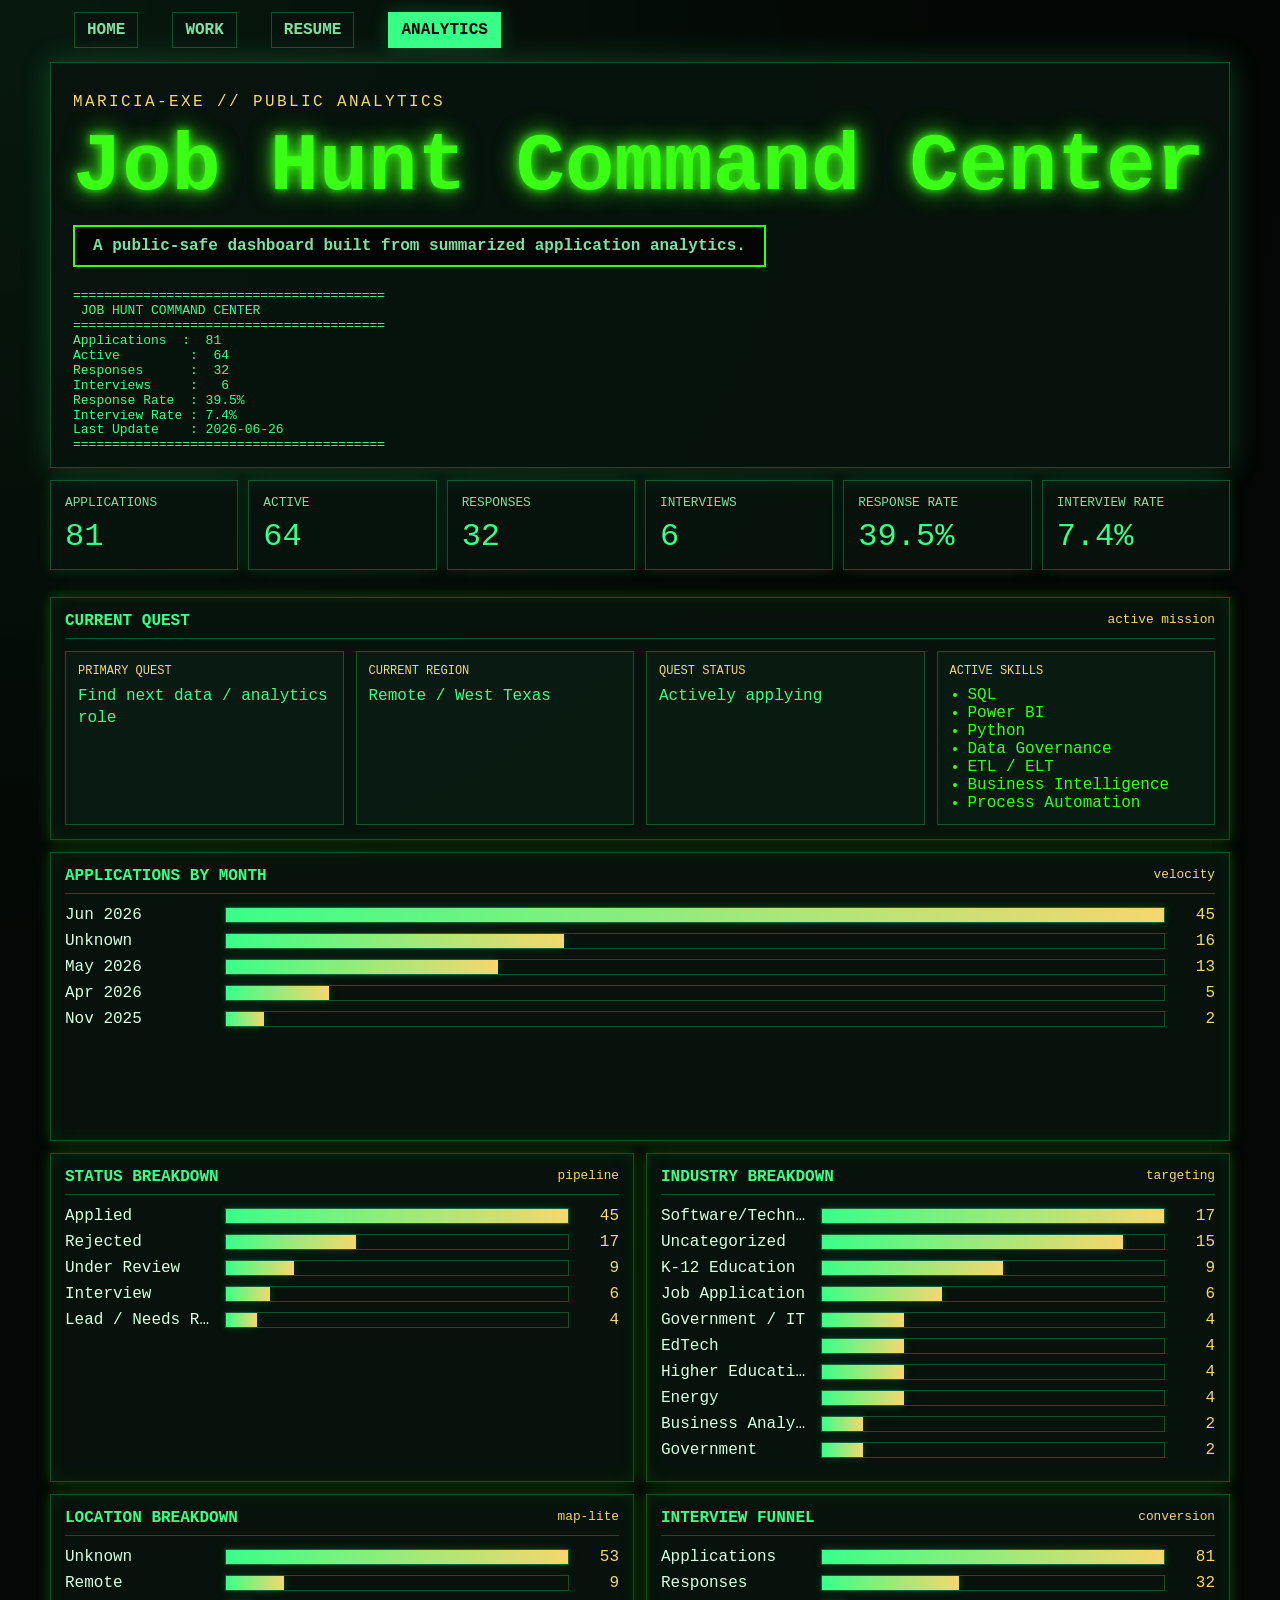
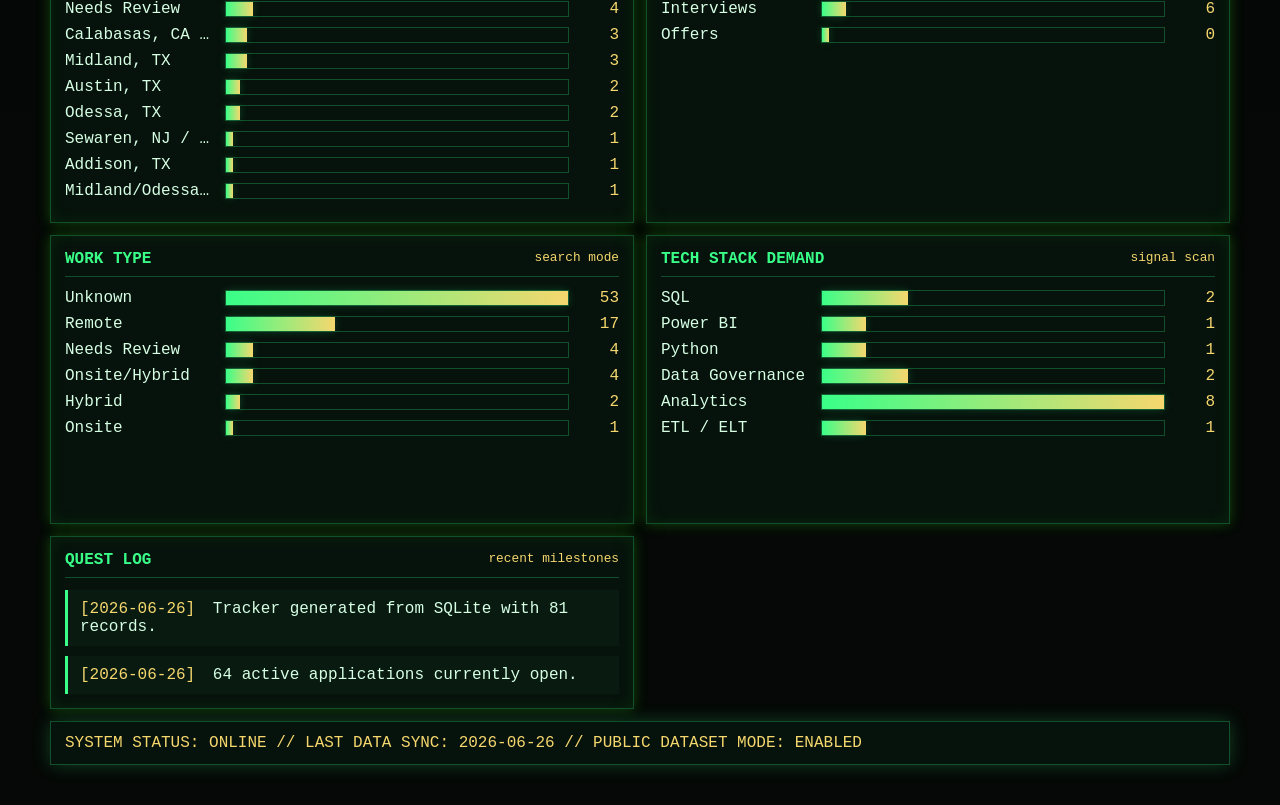
<file: analytics.html>
<!doctype html>
<html lang="en">
<head>
   <!-- Google tag (gtag.js) -->
    <script async src="https://www.googletagmanager.com/gtag/js?id=G-1YVMW5SDKR"></script>
    <script>
        window.dataLayer = window.dataLayer || [];
        function gtag() { dataLayer.push(arguments); }
        gtag('js', new Date());
        gtag('config', 'G-1YVMW5SDKR');
    </script>
  <meta charset="utf-8" />
  <meta name="viewport" content="width=device-width, initial-scale=1" />
  <title>Analytics // Job Hunt Command Center</title>
  <link rel="stylesheet" href="css/style.css" />
  <link rel="stylesheet" href="css/dashboard.css?v=5" />
</head>
<body>
  <main class="terminal-shell">
    <nav class="top-nav">
      <a href="index.html">HOME</a>
      <a href="work.html">WORK</a>
      <a href="resume.html">RESUME</a>
      <a href="analytics.html" class="active">ANALYTICS</a>
    </nav>

    <section class="hero">
      <p class="eyebrow">maricia-exe // public analytics</p>
      <h1>Job Hunt Command Center</h1>
      <p class="subtitle">A public-safe dashboard built from summarized application analytics.</p>
      <pre class="ascii" id="asciiSummary">LOADING SIGNAL...</pre>
    </section>

    <section class="kpi-grid" id="kpiGrid"></section>

    <section class="dashboard-grid">
      <article class="panel wide quest-panel">
        <div class="panel-header">
          <h2>Current Quest</h2>
          <span>active mission</span>
        </div>
        <div id="currentQuest"></div>
      </article>

      <article class="panel wide">
        <div class="panel-header">
          <h2>Applications by Month</h2>
          <span>velocity</span>
        </div>
        <div id="monthlyChart" class="chart"></div>
      </article>

      <article class="panel">
        <div class="panel-header">
          <h2>Status Breakdown</h2>
          <span>pipeline</span>
        </div>
        <div id="statusChart" class="chart"></div>
      </article>

      <article class="panel">
        <div class="panel-header">
          <h2>Industry Breakdown</h2>
          <span>targeting</span>
        </div>
        <div id="categoryChart" class="chart"></div>
      </article>

      <article class="panel">
        <div class="panel-header">
          <h2>Location Breakdown</h2>
          <span>map-lite</span>
        </div>
        <div id="locationChart" class="chart"></div>
      </article>

      <article class="panel">
        <div class="panel-header">
          <h2>Interview Funnel</h2>
          <span>conversion</span>
        </div>
        <div id="funnelChart" class="chart"></div>
      </article>

      <article class="panel">
        <div class="panel-header">
          <h2>Work Type</h2>
          <span>search mode</span>
        </div>
        <div id="workTypeChart" class="chart"></div>
      </article>

      <article class="panel">
        <div class="panel-header">
          <h2>Tech Stack Demand</h2>
          <span>signal scan</span>
        </div>
        <div id="techStackChart" class="chart"></div>
      </article>

      <article class="panel">
        <div class="panel-header">
          <h2>Quest Log</h2>
          <span>recent milestones</span>
        </div>
        <div id="questLog" class="quest-log"></div>
      </article>
    </section>

    <footer class="system-footer" id="systemFooter">
      SYSTEM STATUS: ONLINE
    </footer>
  </main>

  <script src="dashboard.js?v=25"></script>
  </body>
</html>
</file>
<file: css/style.css>
html{
    scroll-behavior: smooth;
}

body {
    margin: 0;
    background: #050505;
    color: #39ff14;
    
    font-family: "Courier New", monospace;
    overflow-x: hidden;
}

.game-screen {
    min-height: 100vh;
   /* 
    background:
        linear-gradient(rgba(0,0,0,.65), rgba(0,0,0,.90)),
        url("../images/bike_bg_1.png");
    background-size: cover;
    background-position: center;
    */
    background: #050505;
    border: 4px solid #101010;
    background-image:
    linear-gradient(rgba(0,0,0,.92), rgba(0,0,0,.92)),
    url("../images/noise.png");
}

header {
    height: 52px;
    background: linear-gradient(#050805, #010301);
    border: 2px solid #123d12;
    border-bottom: 3px solid #39ff14;
    box-shadow:
        0 0 12px rgba(57, 255, 20, .35),
        inset 0 0 12px rgba(57, 255, 20, .12);
    display: flex;
    align-items: center;
    justify-content: space-between;
    padding: 0 16px;
    margin: 0;
}

.brand {
    color: #39ff14;
    font-size: 18px;
    font-weight: bold;
    display: flex;
    align-items: center;
    gap: 10px;
    text-shadow: 0 0 8px #39ff14;
}

.brand::before {
    content: "♥";
    color: #ff007a;
    font-size: 22px;
    text-shadow: 0 0 8px #ff007a;
}

nav a {
    margin-left: 24px;
    color: #39ff14;
    text-decoration: none;
    font-weight: bold;
}

main {
    padding: 35px;
}
/*
.hero h1 {
    font-size: 72px;
    margin: 0;
    text-shadow: 0 0 12px #39ff14;
}
*/
.version {
    margin: 0;
}

.subtitle {
    display: inline-block;
    border: 2px solid #39ff14;
    padding: 10px 18px;
    background: rgba(0,0,0,.75);
    font-weight: bold;
}

.layout {
    display: grid;
    grid-template-columns: 1fr 1fr 1fr;
    gap: 25px;
    margin-top: 25px;
}

.panel {
    background: rgba(0,0,0,.78);
    border: 2px solid #39ff14;
    box-shadow: 0 0 12px rgba(57,255,20,.25);
    padding: 20px;
    position: relative;
}
.panel::after {
    content: "";
    position: absolute;
    inset: 0;

    box-shadow:
        inset 0 0 15px rgba(57,255,20,.08);

    pointer-events: none;
}
.panel h2 {
    margin-top: 0;
    font-size: 20px;
}

.menu p {
    font-size: 22px;
    margin: 14px 0;
    transition: all .2s ease;
    cursor: pointer;
}
.menu p:hover {
    transform: translateX(8px);
    text-shadow: 0 0 8px #39ff14;
}
.active {
    background: #39ff14;
    color: black;
    padding: 8px;
    font-weight: bold;
}

.stats p {
    display: flex;
    justify-content: space-between;
    margin-bottom: 5px;
}

.bar {
    height: 10px;
    background: #1f1f1f;
    border: 1px solid #39ff14;
    margin-bottom: 15px;
}

.bar div {
    height: 100%;
    background: #39ff14;
}

.projects {
    margin-top: 18px;
    margin-bottom: 0;
}

.project-grid {
    display: grid;
    grid-template-columns: repeat(4, 1fr);
    gap: 15px;
}

.project-card {
    border: 1px solid #39ff14;
    padding: 20px;
    text-align: center;
    background: rgba(0,0,0,.75);
    font-size: 18px;
    min-height: 260px;
}

.scanlines {
    position: fixed;
    top: 0;
    left: 0;
    width: 100%;
    height: 100%;
    pointer-events: none;

    background:
        repeating-linear-gradient(
            to bottom,
            rgba(0,0,0,0.0),
            rgba(0,0,0,0.0) 2px,
            rgba(0,255,0,0.03) 3px,
            rgba(0,0,0,0.04) 4px
        );

    z-index: 999;
}
.project-icon-stats  {
    font-size: 11px;
    margin-bottom: 0px;
}


.project-icon {
    font-size: 64px;
    margin-bottom: 0px;
}

.project-card {
    transition: all 0.25s ease;
    cursor: pointer;
}

.project-card:hover {
    transform: translateY(-6px);
    box-shadow: 0 0 18px #39ff14;
    background: rgba(57,255,20,0.08);
}

.blink {
    animation: blink 1s step-start infinite;
}

@keyframes blink {
    50% {
        opacity: 0;
    }
}

.stat-row {
    display: flex;
    justify-content: space-between;
    align-items: center;
    margin-top: 15px;
}

.stat-label {
    display: flex;
    align-items: center;
    gap: 6px;
}

svg {
    width: 18px;
    height: 18px;
    stroke: #39ff14;
}
.hero {
    margin-top: 0px;
     margin-bottom: 0;
    position: relative;
    min-height: 720px;
    background-size: cover;
    background-position: center 45%;
    /*
    background:
       linear-gradient(rgba(0,0,0,.55), rgba(0,0,0,.82)),
        url("../images/bike_bg_1.png");   
    border: 2px solid #39ff14;
    padding: 10px;
    */
}

.hero-image-panel {
    position: relative;
    height: 640px;
    overflow: visible;
}

.hero-bg {
    position: absolute;
    inset: 0;
    z-index: 0;

    background-size: contain;
    background-position: center;
    background-repeat: no-repeat;

    animation: slowZoom 20s ease-in-out infinite alternate;
}
@keyframes slowZoom {
    from {
        transform: scale(1);
    }

    to {
        transform: scale(1.05);
    }
}
.hero-dark {
    position: absolute;
    
    z-index: 1;

    background: linear-gradient(
        90deg,
        rgba(0,0,0,.88) 0%,
        rgba(0,0,0,.55) 35%,
        rgba(0,0,0,.08) 100%
    );
}

.hero-content {
    position: relative;
    z-index: 2;
    color: #39ff14;
    
    width: 100%;
    box-sizing: border-box;
}
.hero-text {
    width: 420px;
}
.hero h1 {
    font-size: 82px;
    margin: 10px 0;
    color: #39ff14;

    text-shadow:
        0 0 10px #39ff14,
        0 0 25px #39ff14;
}
.hero-grid {
    display: grid;
    grid-template-columns: 285px 1fr 280px;
    gap: 40px;
    align-items: start;
    width: auto;
    margin-top: 10px;
}

.left-column {
    display: flex;
    flex-direction: column;
    gap: 12px;
     margin-left: 0;
}

.center-column {
    min-height: 360px;
}

.right-column{
    display:flex;
    flex-direction:column;
    gap:16px;

    align-self:start;

    margin-top:-115px;
    margin-left:-10px;
}

.status{

    margin-top:15px;

    border:1px solid #39ff14;

    padding:6px;

    text-align:center;

    font-size:12px;

    color:#39ff14;

    background:rgba(57,255,20,.08);

}

.status-bar {
    display: flex;
    justify-content: space-between;
    border-top: 1px solid #39ff14;
    padding: 14px 24px;
    color: #39ff14;
    margin-top: 14px;
}
.window-buttons {
    display: flex;
    gap: 10px;
}

.window-buttons button {
    width: 32px;
    height: 28px;
    background: #050805;
    color: #39ff14;
    border: 2px solid #1f8f16;
    font-family: "Courier New", monospace;
    font-size: 20px;
    font-weight: bold;
    line-height: 20px;
    box-shadow:
        0 0 8px rgba(57, 255, 20, .35),
        inset 0 0 6px rgba(57, 255, 20, .15);
    cursor: pointer;
}

.window-buttons button:hover {
    background: #39ff14;
    color: #050805;
}

.title-box {
    display: inline-block;
    margin-top: 6px;
     margin-bottom: 0;
    padding: 10px 18px;

    border: 2px solid #39ff14;
    border-radius: 6px;

    background: rgba(0, 0, 0, 0.75);

    color: #39ff14;
    font-size: 18px;
    font-weight: bold;
    letter-spacing: 2px;
    

    box-shadow:
        0 0 10px rgba(57,255,20,.45),
        inset 0 0 8px rgba(57,255,20,.12);

    text-shadow: 0 0 5px #39ff14;
}
.title-box:hover {
    background: #39ff14;
    color: black;

    transition: .2s;
}
.title-box::before {
    content: "[ ";
}

.title-box::after {
    content: " ]";
}
.message-box {
    position: relative;
    margin-top: 10px;
    padding: 6px 18px;
    width: 285px;
    border: 2px solid #39ff14;
    border-radius: 6px;
    min-height: 140px;
    background: rgba(0,0,0,.75);
    z-index: 3;
    color: #39ff14;
    font-size: 16px;
    box-shadow:
        0 0 12px rgba(57,255,20,.35),
        inset 0 0 10px rgba(57,255,20,.08);
}

.menu-panel {
    /*margin-top: -370px;           space under developer box */
    margin-top: 0px;
    width: 285px;              /* makes menu less wide */
    padding: 18px 16px;
    margin-left: 0;    /* pushes menu to the right */
    margin-bottom: 28px;
    border: 2px solid #39ff14;
    border-radius: 6px;        /* fixes sharp awkward corners */

    background: rgba(0, 0, 0, 0.72);

    box-shadow:
        0 0 14px rgba(57, 255, 20, .35),
        inset 0 0 12px rgba(57, 255, 20, .10);
}

.menu-panel h3 {
    margin: 0 0 16px 0;
    color: #39ff14;
}

.menu-panel ul {
    list-style: none;
    margin: 0;
    padding: 0;
}

.menu-panel li {
    padding: 8px 12px;
    margin-bottom: 8px;
    color: #39ff14;
}

.menu-panel li.active,
.menu-panel li:hover {
    background: #39ff14;
    color: black;
    font-weight: bold;
    text-shadow: 0 0 8px #39ff14;
    transform: translateX(4px);
}
.menu-panel a {
    color: #39ff14;
    text-decoration: none;
    display: block;
}

.menu-panel a:visited {
    color: #39ff14;
}
.menu-panel li:hover a,
.menu-panel li.active a {
    color: black;
    background: #39ff14;
    padding-left: 8px;
    box-shadow: 0 0 12px rgba(57, 255, 20, .10.8);
}

.stats-panel  {
    
    border: 2px solid #39ff14;
    border-radius: 6px;
    background: rgba(0,0,0,.72);
    box-shadow:
        0 0 14px rgba(57,255,20,.35),
        inset 0 0 12px rgba(57,255,20,.10);
    
}

.stats-panel h3 {
    margin-bottom: 10px;
}

.stat {
    display: flex;
    justify-content: space-between;
     align-items: flex-start;
    font-size: 13px !important;
    margin-top: 0px;
    margin-bottom: 4px;
}

.bar {
    height: 9px;
    border: 1px solid #39ff14;
    background: rgba(57,255,20,.08);
    margin-bottom: 12px;
}

.fill {
    height: 100%;
    background: #39ff14;

    box-shadow: 0 0 10px #39ff14;
}


.level-line {
    display: flex;
    justify-content: space-between;
    font-size: 16px !important;
    gap: 6px;
    margin-top: 10px;
    color: #39ff14;
    white-space: nowrap;
}

.xp-bar {
    width: 100%;
    height: 10px;
    border: 1px solid #39ff14;
    margin-top: 10px;
    background: rgba(0, 0, 0, 0.65);
}

.xp-fill {
    height: 100%;
    width: 75%;
    background: #39ff14;
}
* {
    box-sizing: border-box;
}

.game-screen {
    width: 100%;
    min-height: 100vh;
    overflow-x: hidden;
    min-width: 1280px;
    padding-bottom: 0;
}
/*
.hero {
    width: 100%;
    max-width: 1200px;
    margin: 10px auto;
    padding: 10px;
    min-height: 620px;
}
*/

.menu-panel,
.stats-panel,
.system-panel,
.quest-panel {
    max-width: 100%;
}
/*
@media (max-width: 900px) {
    .hero {
        margin: 16px;
        padding: 18px;
    }

    .menu-panel,
    .stats-panel,
    .system-panel,
    .quest-panel {
        width: 100%;
    }

    h1 {
        font-size: clamp(42px, 12vw, 110px);
    }

    .title-box {
        width: 100%;
        font-size: 14px;
        text-align: center;
    }

    .featured-projects {
        grid-template-columns: 1fr;
         margin-top: 25px;
    }
}
*/
.project-card {
    transition: all .25s ease;
}

.project-card:hover {
    transform: translateY(-6px);
    box-shadow: 0 0 18px rgba(57,255,20,.4);
}
/*
@media (max-width: 1000px) {
    .hero-grid {
        grid-template-columns: 1fr;
        margin-top: 16px;
    }

    .menu-panel,
    .message-box,
    .stats-panel {
        width: 100%;
    }

    .center-column {
        display: none;
    }
}
*/
.project-stars {
    margin-top: 8px;
    font-size: 13px;
    color: #39ff14;
}
.bottom-hud {
    display: grid;
    grid-template-columns: 320px 1fr 320px;
    gap: 18px;
    align-items: stretch;
    margin-top: -40px;
    position: relative;
    z-index: 5;
}

.bottom-hud .message-box {
    width: 100%;
    margin-top: 0;
    min-height: 170px;
}

.bottom-hud .projects {
    margin-top: 0;
}

.bottom-hud .project-grid {
    grid-template-columns: repeat(4, 1fr);
}

.quest-panel {
    background: rgba(0,0,0,.78);
    border: 2px solid #39ff14;
    box-shadow: 0 0 12px rgba(57,255,20,.25);
    padding: 20px;
    color: #39ff14;
    margin-top:15px;
}

.quest-panel h2 {
    margin-top: 0;
    font-size: 20px;
}

.quest-bar {
    flex: 1px;
    height: 10px;
    border: 1px solid #39ff14;
    background: rgba(57,255,20,.08);
}
.quest-progress-row {
    display: flex;
    align-items: center;
    gap: 10px;

    margin: 12px 0;
}

.quest-fill {
    display: block;

    height: 100%;
    width: 75%;

    background: #39ff14;

    box-shadow: 0 0 10px #39ff14;
}

.quest-percent {
    min-width: 42px;
    text-align: right;
    font-size: 14px;
    font-weight: bold;
    color: #39ff14;
}
.hud-panel {
    background: rgba(0,0,0,.78);
    border: 2px solid #39ff14;
    box-shadow:
        0 0 12px rgba(57,255,20,.28),
        inset 0 0 10px rgba(57,255,20,.08);
}

.menu-panel,
.stats-panel,
.message-box,
.quest-panel,
.project-card {
    transition: all .25s ease;
}

.menu-panel:hover,
.stats-panel:hover,
.message-box:hover,
.quest-panel:hover {
    box-shadow:
        0 0 20px rgba(57,255,20,.45),
        inset 0 0 12px rgba(57,255,20,.10);
}
.modal {
    position: fixed;
    inset: 0;
    background: rgba(0,0,0,.75);
    display: flex;
    justify-content: center;
    align-items: center;
    z-index: 9999;
}

.hidden {
    display: none;
}

.modal-window {
    width: 700px;
    max-width: 90vw;
    max-height: 85vh;
    background: #050505;
    border: 2px solid #39ff14;

    box-shadow:
        0 0 25px rgba(57,255,20,.45);

    color: #39ff14;
    display: flex;
    flex-direction: column;
    animation: bootUp .18s ease-out;
}
@keyframes bootUp {
    from {
        transform: scale(.92);
        opacity: 0;
    }

    to {
        transform: scale(1);
        opacity: 1;
    }
}

.modal-header {
    display: flex;
    justify-content: space-between;
    align-items: center;

    padding: 12px 18px;

    border-bottom: 2px solid #39ff14;

    background: rgba(57,255,20,.08);
}

.modal-header button {
    background: black;
    border: 1px solid #39ff14;
    color: #39ff14;
    cursor: pointer;
    padding: 4px 10px;
}

.modal-content {
    padding: 24px;
    flex: 1;
    overflow-y: auto;
    white-space: pre-line;
    line-height: 1.6;
}
.modal-button {
    display: inline-block;
    margin-top: 14px;
    padding: 10px 14px;

    border: 1px solid #39ff14;

    color: #39ff14;
    text-decoration: none;

    background: rgba(57,255,20,.06);

    transition: all .2s ease;
}

.modal-button:hover {
    background: #39ff14;
    color: black;

    box-shadow: 0 0 14px rgba(57,255,20,.55);
}

.modal-content::-webkit-scrollbar {
    width: 10px;
}

.modal-content::-webkit-scrollbar-track {
    background: black;
}

.modal-content::-webkit-scrollbar-thumb {
    background: #39ff14;
    border: 1px solid black;
}

.classified-panel {
    margin-top: 14px;
    padding: 12px;

    border: 1px solid #39ff14;

    background: rgba(57,255,20,.05);

    font-size: 13px;
    line-height: 1.7;
}

.classified {
    margin-bottom: 12px;

    color: #39ff14;
    font-weight: bold;
    letter-spacing: 2px;
}

.blink {
    animation: blink 1.2s infinite;
}

@keyframes blink {
    0%, 49% {
        opacity: 1;
    }

    50%, 100% {
        opacity: .2;
    }
}

.disabled-button {
    opacity: .55;
    cursor: not-allowed;
    pointer-events: none;
}
.fleetchat-card {
    position: relative;
    overflow: hidden;
}

.fleetchat-card::after {
    content: "SIGNAL LOST";
    position: absolute;
    bottom: 6px;
    right: -18px;

    font-size: 9px;
    color: red;

    transform: rotate(-12deg);

    opacity: .7;
}
.quest-reward {
    margin-top: 18px;
    text-align: center;
}

.quest-reward-row {
    display: flex;
    justify-content: space-between;
    align-items: center;

    margin-top: 10px;
    gap: 12px;
}

.quest-reward-text {
    line-height: 1.6;
}

.treasure-chest {
    width: 72px;

    image-rendering: pixelated;

    filter:
        drop-shadow(0 0 10px rgba(255,180,0,.45));

    transition: transform .25s ease;
}

.treasure-chest:hover {
    transform: scale(1.08);
}

.resume-panel{
    max-width:1000px;
    margin:40px auto;
}

.skill-tags{
    display:flex;
    flex-wrap:wrap;
    gap:10px;
    margin:20px 0;
}

.skill-tags span{
    border:1px solid #39ff14;
    padding:8px 12px;
    background:rgba(57,255,20,.08);

    box-shadow:
        0 0 8px rgba(57,255,20,.25);
}

.timeline{
    margin-top:20px;
}

.timeline-item{
    margin-bottom:14px;
    padding:12px;

    border-left:3px solid #39ff14;

    background:rgba(57,255,20,.05);
}
.resume-nav{
    display:flex;
    justify-content:space-between;

    margin-bottom:25px;
}

.terminal-button{
    padding:8px 14px;

    border:1px solid #39ff14;

    color:#39ff14;
    text-decoration:none;

    background:rgba(57,255,20,.06);

    transition:.2s;
}

.terminal-button:hover{
    background:#39ff14;
    color:black;

    box-shadow:0 0 14px rgba(57,255,20,.55);
}
.project-window{
    border:2px solid #39ff14;

    padding:20px;

    margin-top:30px;

    box-shadow:0 0 15px rgba(57,255,20,.4);
}

.project-grid{

    display:grid;

    grid-template-columns:
    repeat(auto-fit,minmax(250px,1fr));

    gap:20px;

    margin-top:20px;
}

.project-card{

    border:1px solid #39ff14;

    padding:20px;

    min-height:220px;

    background:
    rgba(0,0,0,.75);

    transition:.3s;
}

.project-card:hover{

    transform:translateY(-5px);

    box-shadow:
    0 0 15px rgba(57,255,20,.6);
}
.system-profile{
    width: 100% !important;
    margin-top:0px !important;
    margin-bottom:18px !important;

    padding:10px !important;

    border:1px solid #39ff14;

    background:rgba(0,0,0,.75);

    box-shadow:
    0 0 10px rgba(57,255,20,.35);
   
}

.system-profile h3{

    margin-top:0;
    margin-bottom:10px;

    color:#39ff14;
}

.system-profile p{

    margin:6px 0;

    font-size:13px;
}

.system-profile span{

    color:white;
    font-weight:bold;
}
.system-message {
    margin-top: 28px;
}

/* FORCE RIGHT HUD POSITION */
/* RIGHT HUD FIX */
.hero-image-panel{
    position:relative;
}



.stats-panel{
    height:auto !important;
    min-height:0 !important;
    max-height:none !important;
    padding:14px !important;
    overflow:visible !important;
    width: 300px !important;
    font-size: 22px;   
}

.stats-panel h2{
    margin:0 0 14px 0;
    font-size:18px;
}

.system-profile{
    padding:10px !important;
    margin-bottom:18px !important;
}

.stat{
    margin-top:8px !important;
}

.bar{
    margin-bottom:8px !important;
}
/* Retro Portfolio Case Study Styles */
.case-study-zone {
  margin: 64px auto;
  padding: 32px;
  max-width: 1180px;
  border: 2px solid #39ff14;
  background: rgba(5, 10, 22, 0.94);
  box-shadow: 0 0 24px rgba(57, 255, 20, 0.22);
  color: #e8f7ff;
}

.terminal-heading {
  margin-bottom: 32px;
  border-bottom: 1px dashed rgba(57, 255, 20, 0.6);
  padding-bottom: 20px;
}

.terminal-kicker {
  color: #39ff14;
  font-family: "Courier New", monospace;
  letter-spacing: 1px;
  margin-bottom: 8px;
}

.terminal-heading h2 {
  color: #ffffff;
  font-size: clamp(2rem, 4vw, 3.4rem);
  margin: 0 0 10px;
  text-shadow: 0 0 12px rgba(57, 255, 20, 0.5);
}

.terminal-heading p {
  max-width: 820px;
  line-height: 1.6;
  color: #b9d7ff;
}

.case-study-grid {
  display: grid;
  grid-template-columns: repeat(3, minmax(0, 1fr));
  gap: 24px;
}

.case-card {
  display: flex;
  flex-direction: column;
  gap: 16px;
  padding: 18px;
  border: 1px solid #2da1ab;
  background: linear-gradient(180deg, rgba(18, 28, 48, 0.98), rgba(8, 12, 24, 0.98));
  box-shadow: 0 0 18px rgba(45, 161, 171, 0.25);
}

.case-card-header {
  display: flex;
  justify-content: space-between;
  gap: 10px;
  align-items: center;
  font-family: "Courier New", monospace;
  font-size: 0.78rem;
}

.project-badge,
.project-status {
  border: 1px solid #39ff14;
  color: #39ff14;
  padding: 4px 8px;
  background: rgba(57, 255, 20, 0.08);
}

.project-status {
  border-color: #ffcc00;
  color: #ffcc00;
  background: rgba(255, 204, 0, 0.08);
}

.case-image {
  width: 100%;
  aspect-ratio: 16 / 9;
  object-fit: cover;
  border: 1px solid rgba(255, 255, 255, 0.18);
  background: #0b1020;
}

.case-card h3 {
  color: #ffffff;
  margin: 4px 0 0;
  font-size: 1.45rem;
}

.case-tagline {
  color: #7ee7ff;
  margin: -8px 0 0;
  font-family: "Courier New", monospace;
}

.case-block h4,
.impact-panel h4 {
  color: #39ff14;
  margin: 0 0 8px;
  font-family: "Courier New", monospace;
  font-size: 0.95rem;
}

.case-block p {
  margin: 0;
  line-height: 1.55;
  color: #dbeaff;
}

.tech-stack {
  display: flex;
  flex-wrap: wrap;
  gap: 8px;
}

.tech-stack span {
  font-size: 0.8rem;
  color: #ffffff;
  border: 1px solid #773b6e;
  background: rgba(119, 59, 110, 0.32);
  padding: 5px 8px;
}

.impact-panel {
  margin-top: auto;
  padding: 12px;
  border: 1px dashed rgba(57, 255, 20, 0.6);
  background: rgba(57, 255, 20, 0.05);
}

.impact-panel ul {
  margin: 0;
  padding-left: 18px;
  color: #dbeaff;
  line-height: 1.55;
}

@media (max-width: 980px) {
  .case-study-grid {
    grid-template-columns: 1fr;
  }

  .case-study-zone {
    padding: 22px;
    margin: 36px 16px;
  }
}
</file>
<file: css/dashboard.css>
:root {
  --bg: #050806;
  --panel: #07130d;
  --panel-2: #0b1f14;
  --text: #d6ffe4;
  --muted: #7ee0a2;
  --dim: #4f8f66;
  --accent: #39ff88;
  --accent-2: #f5d76e;
  --danger: #ff6b6b;
  --border: rgba(57,255,136,0.26);
  --glow: rgba(57,255,136,0.22);
}

* { box-sizing: border-box; }

body {
  margin: 0;
  background:
    radial-gradient(circle at top left, rgba(57,255,136,0.08), transparent 35%),
    linear-gradient(180deg, #030604 0%, #050806 100%);
  color: var(--text);
  font-family: "Courier New", Courier, monospace;
  min-height: 100vh;
}

.terminal-shell {
  width: min(1180px, calc(100% - 24px));
  margin: 0 auto;
  padding: 12px 0 40px;
}

.top-nav {
  display: flex;
  gap: 10px;
  flex-wrap: wrap;
  margin-bottom: 14px;
}

.top-nav a {
  color: var(--muted);
  text-decoration: none;
  border: 1px solid var(--border);
  padding: 8px 12px;
  background: rgba(7,19,13,.8);
}

.top-nav a.active,
.top-nav a:hover {
  background: var(--accent);
  color: #000;
  box-shadow: 0 0 18px var(--glow);
}

.hero,
.panel,
.kpi {
  border: 1px solid var(--border);
  background: rgba(7,19,13,.9);
}

.hero {
  padding: 14px 22px;
  box-shadow: 0 0 28px var(--glow);
  margin-bottom: 12px;
}

.eyebrow {
  color: var(--accent-2);
  text-transform: uppercase;
  letter-spacing: .15em;
}

h1 {
  color: var(--accent);
  font-size: clamp(2rem, 4vw, 3.2rem);
  margin: 4px 0 8px;
  line-height: 1;
  text-shadow: 0 0 14px var(--glow);
}

.subtitle {
  color: var(--muted);
  margin: 6px 0 12px;
}

.ascii {
  color: var(--accent);
  white-space: pre-wrap;
  margin: 0;
  line-height: 1.15;
}

.kpi-grid {
  display: grid;
  grid-template-columns: repeat(6, minmax(120px,1fr));
  gap: 10px;
  margin: 12px 0;
}

.kpi {
  padding: 14px;
  box-shadow: 0 0 12px rgba(57,255,136,.15);
}

.kpi .label {
  color: var(--muted);
  text-transform: uppercase;
  font-size: .8rem;
}

.kpi .value {
  color: var(--accent);
  font-size: 2rem;
  margin-top: 8px;
}

.dashboard-grid {
  display: grid;
  grid-template-columns: repeat(2,minmax(0,1fr));
  gap: 12px;
}

.panel {
  padding: 14px;
}

.panel.wide {
  grid-column: 1 / -1;
}

.panel-header {
  display: flex;
  justify-content: space-between;
  border-bottom: 1px solid var(--border);
  padding-bottom: 8px;
  margin-bottom: 12px;
}

.panel-header h2 {
  margin: 0;
  color: var(--accent);
  text-transform: uppercase;
  font-size: 1rem;
}

.panel-header span {
  color: var(--accent-2);
  font-size: .8rem;
}

.chart {
  min-height: 220px;
}

.bar-row {
  display: grid;
  grid-template-columns: 150px 1fr 40px;
  gap: 10px;
  align-items: center;
  margin: 8px 0;
}

.bar-label {
  overflow: hidden;
  white-space: nowrap;
  text-overflow: ellipsis;
}

.bar-track {
  border: 1px solid var(--border);
  height: 16px;
}

.bar-fill {
  height: 100%;
  background: linear-gradient(90deg,var(--accent),var(--accent-2));
  box-shadow: 0 0 10px var(--glow);
}

.bar-value {
  text-align: right;
  color: var(--accent-2);
}

.quest-grid {
  display: grid;
  grid-template-columns: repeat(4,minmax(0,1fr));
  gap: 12px;
}

.quest-grid > div {
  border: 1px solid var(--border);
  background: rgba(11,31,20,.7);
  padding: 12px;
}

.quest-label {
  color: var(--accent-2);
  text-transform: uppercase;
  font-size: .75rem;
}

.quest-value {
  color: var(--accent);
  margin-top: 8px;
  line-height: 1.35;
}

.quest-list {
  margin: 8px 0 0;
  padding-left: 18px;
}

.quest-log {
  display: grid;
  gap: 10px;
}

.quest-log-item {
  border-left: 3px solid var(--accent);
  background: rgba(11,31,20,.65);
  padding: 10px 12px;
}

.quest-date {
  color: var(--accent-2);
  margin-right: 8px;
}

.system-footer {
  border: 1px solid var(--border);
  background: rgba(7,19,13,.9);
  color: var(--accent-2);
  margin-top: 12px;
  padding: 12px 14px;
  text-transform: uppercase;
  box-shadow: 0 0 18px var(--glow);
}

.empty-state {
  color: var(--muted);
}

@media (max-width: 900px) {
  .dashboard-grid,
  .quest-grid {
    grid-template-columns: 1fr;
  }

  .kpi-grid {
    grid-template-columns: repeat(2,minmax(120px,1fr));
  }

  .bar-row {
    grid-template-columns: 100px 1fr 40px;
  }
}
/* Analytics page hero override */
.hero {
  min-height: auto !important;
  height: auto !important;
  padding: 14px 22px !important;
  margin-bottom: 12px !important;
  display: block !important;
}

.hero .ascii,
#asciiSummary {
  min-height: 0 !important;
  height: auto !important;
  margin: 10px 0 0 !important;
  padding: 0 !important;
  line-height: 1.15 !important;
}

.kpi-grid {
  margin-top: 12px !important;
}
</file>
